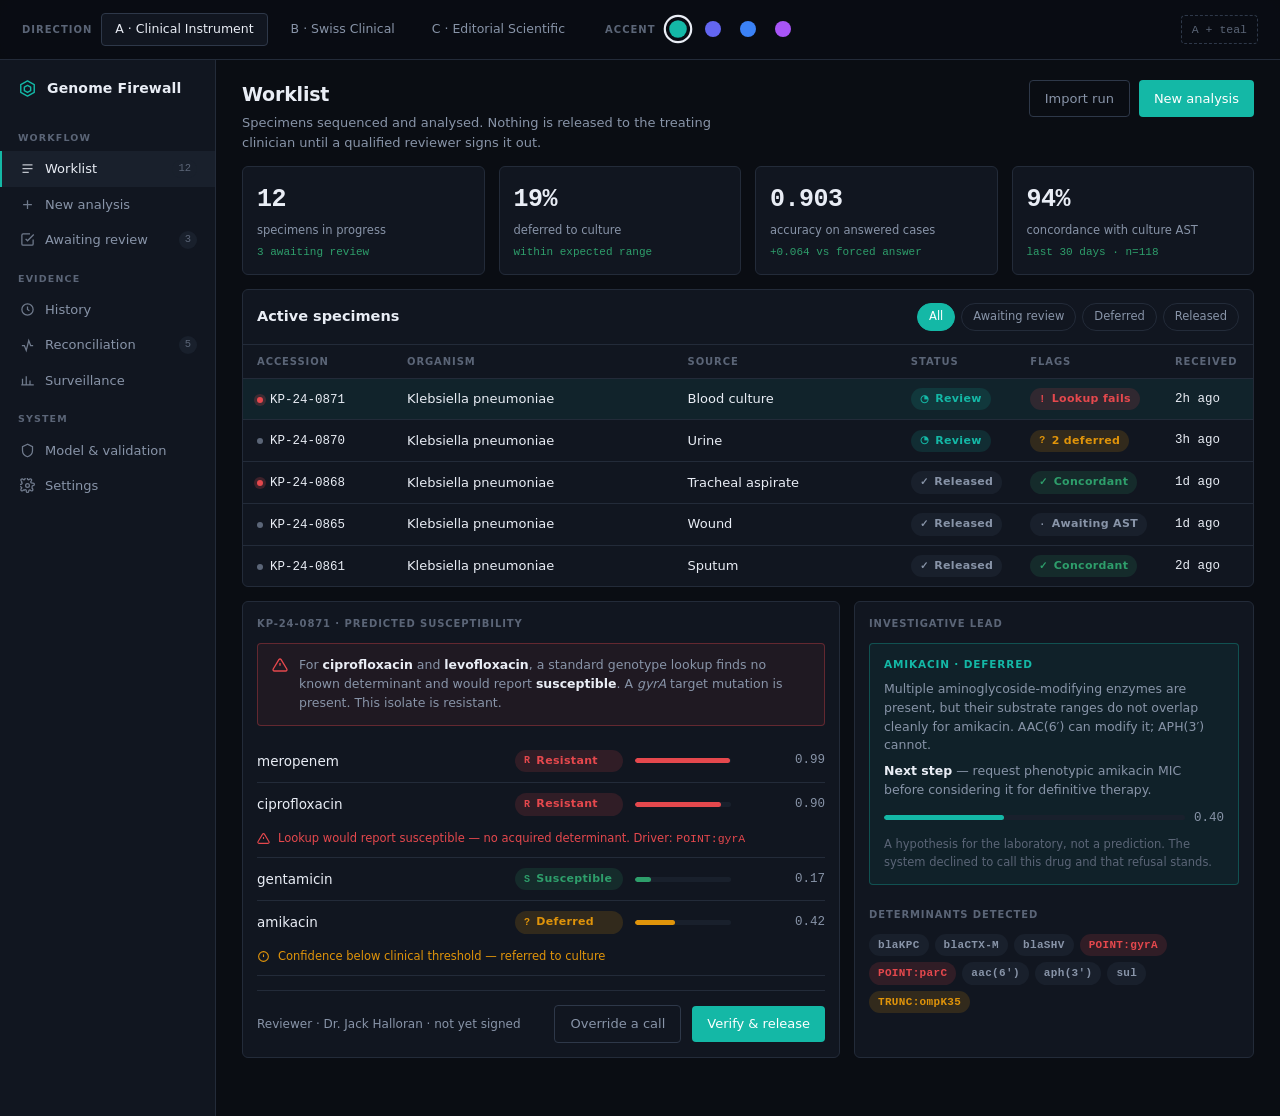
<file: design/index.html>
<!doctype html>
<html lang="en" data-design="instrument" data-scheme="teal">
<head>
<meta charset="utf-8">
<meta name="viewport" content="width=device-width, initial-scale=1">
<title>Genome Firewall — design directions</title>
<style>
/* ═══════════════════════════════════════════════════════════════════════════
   SEMANTIC COLOURS — fixed across every direction and scheme.
   Never the only signal: every call also carries a glyph and a word, because
   red/green alone fails ~1 in 12 men and this is patient-safety software.
   ═══════════════════════════════════════════════════════════════════════════ */
:root{
  --resistant:#E5484D; --susceptible:#2E9E6B; --indeterminate:#E0940A;
  --ease:cubic-bezier(.4,0,.2,1);
}

/* ── ACCENT SCHEMES ──────────────────────────────────────────────────────── */
[data-scheme="teal"]   { --accent:#14B8A6; --accent-2:#0D9488; --accent-ink:#042F2E; }
[data-scheme="indigo"] { --accent:#6366F1; --accent-2:#4F46E5; --accent-ink:#1E1B4B; }
[data-scheme="blue"]   { --accent:#3B82F6; --accent-2:#2563EB; --accent-ink:#172554; }
[data-scheme="violet"] { --accent:#A855F7; --accent-2:#9333EA; --accent-ink:#2E1065; }

/* ═══════════ DIRECTION A — CLINICAL INSTRUMENT ═══════════════════════════ */
[data-design="instrument"]{
  --bg:#0A0D13; --surface:#111620; --surface-2:#19202C; --raised:#19202C;
  --border:#232B39; --border-strong:#2E3849;
  --text:#E9EDF5; --muted:#8894A8; --faint:#5B6577;
  --font:Inter,-apple-system,BlinkMacSystemFont,system-ui,sans-serif;
  --font-data:ui-monospace,"JetBrains Mono",SFMono-Regular,Menlo,monospace;
  --font-display:Inter,system-ui,sans-serif;
  --r:4px; --r-lg:6px;
  --row-y:9px; --pad:20px; --gap:14px;
  --shadow:none;
  --border-w:1px;
  --display-size:19px; --display-weight:600; --display-spacing:-.01em;
  --label-transform:uppercase; --label-spacing:.09em; --label-size:10px;
  --body:13.5px; --line:1.5;
}
/* ═══════════ DIRECTION B — SWISS CLINICAL ════════════════════════════════ */
[data-design="swiss"]{
  --bg:#F7F9FC; --surface:#FFFFFF; --surface-2:#F1F5F9; --raised:#FFFFFF;
  --border:#E3E9F0; --border-strong:#CFD8E3;
  --text:#0F172A; --muted:#5A6779; --faint:#94A2B4;
  --font:Inter,-apple-system,BlinkMacSystemFont,system-ui,sans-serif;
  --font-data:ui-monospace,"JetBrains Mono",SFMono-Regular,Menlo,monospace;
  --font-display:Inter,system-ui,sans-serif;
  --r:10px; --r-lg:14px;
  --row-y:15px; --pad:28px; --gap:20px;
  --shadow:0 1px 2px rgba(15,23,42,.05),0 8px 24px -12px rgba(15,23,42,.12);
  --border-w:1px;
  --display-size:24px; --display-weight:600; --display-spacing:-.022em;
  --label-transform:none; --label-spacing:.01em; --label-size:11.5px;
  --body:14px; --line:1.6;
}
/* ═══════════ DIRECTION C — EDITORIAL SCIENTIFIC ══════════════════════════ */
[data-design="editorial"]{
  --bg:#FAF8F4; --surface:#FFFDFA; --surface-2:#F2EEE7; --raised:#FFFDFA;
  --border:#E4DED3; --border-strong:#CFC6B7;
  --text:#1C1917; --muted:#6B6259; --faint:#9C9287;
  --font:"Iowan Old Style","Palatino Linotype",Palatino,Georgia,serif;
  --font-data:ui-monospace,"JetBrains Mono",SFMono-Regular,Menlo,monospace;
  --font-display:"Iowan Old Style",Palatino,Georgia,serif;
  --r:2px; --r-lg:3px;
  --row-y:14px; --pad:30px; --gap:22px;
  --shadow:none;
  --border-w:1px;
  --display-size:27px; --display-weight:600; --display-spacing:-.01em;
  --label-transform:uppercase; --label-spacing:.14em; --label-size:10px;
  --body:14.5px; --line:1.68;
}

*{box-sizing:border-box;margin:0;padding:0}
html,body{height:100%}
body{
  background:var(--bg); color:var(--text);
  font-family:var(--font); font-size:var(--body); line-height:var(--line);
  -webkit-font-smoothing:antialiased;
  transition:background .45s var(--ease), color .45s var(--ease);
}
button{font:inherit;color:inherit;background:none;border:none;cursor:pointer}
.mono{font-family:var(--font-data);font-variant-numeric:tabular-nums}
:focus-visible{outline:2px solid var(--accent);outline-offset:2px}

/* ── chooser bar ─────────────────────────────────────────────────────────── */
.chooser{
  position:sticky;top:0;z-index:50;
  display:flex;align-items:center;gap:26px;flex-wrap:wrap;
  padding:13px 22px;
  background:color-mix(in srgb,var(--bg) 86%,transparent);
  backdrop-filter:saturate(180%) blur(14px);
  border-bottom:1px solid var(--border);
}
.chooser .grp{display:flex;align-items:center;gap:9px}
.chooser .cap{
  font-size:10px;letter-spacing:.1em;text-transform:uppercase;
  color:var(--faint);font-family:var(--font);font-weight:600;
}
.pick{
  padding:6px 13px;border-radius:var(--r);font-size:12.5px;font-weight:500;
  color:var(--muted);border:1px solid transparent;
  transition:all .2s var(--ease);
}
.pick:hover{color:var(--text);background:var(--surface-2)}
.pick[aria-pressed="true"]{
  color:var(--text);background:var(--surface);border-color:var(--border-strong);
  box-shadow:var(--shadow);
}
.sw{
  width:26px;height:26px;border-radius:50%;border:2px solid transparent;
  transition:transform .22s var(--ease),border-color .22s var(--ease);
  position:relative;
}
.sw:hover{transform:scale(1.13)}
.sw[aria-pressed="true"]{border-color:var(--text);transform:scale(1.1)}
.sw i{position:absolute;inset:3px;border-radius:50%}
.spacer{flex:1}
.combo{
  font-family:var(--font-data);font-size:11.5px;color:var(--faint);
  padding:5px 10px;border:1px dashed var(--border-strong);border-radius:var(--r);
}

/* ── app shell ───────────────────────────────────────────────────────────── */
.shell{display:flex;min-height:calc(100vh - 54px)}
.rail{
  width:216px;flex:none;border-right:var(--border-w) solid var(--border);
  background:var(--surface);padding:var(--gap) 0;
  transition:background .45s var(--ease),border-color .45s var(--ease);
}
.brand{display:flex;align-items:center;gap:10px;padding:4px 18px 18px}
.brand svg{width:19px;height:19px;color:var(--accent)}
.brand span{
  font-family:var(--font-display);font-weight:600;font-size:14px;letter-spacing:.01em;
}
.navsec{
  padding:14px 18px 6px;font-size:9.5px;letter-spacing:.12em;text-transform:uppercase;
  color:var(--faint);font-weight:600;font-family:var(--font);
}
.nav{
  display:flex;align-items:center;gap:10px;width:100%;text-align:left;
  padding:8px 18px;color:var(--muted);font-size:13px;
  border-left:2px solid transparent;transition:all .18s var(--ease);
}
.nav:hover{color:var(--text);background:var(--surface-2)}
.nav[aria-current="true"]{
  color:var(--text);background:var(--surface-2);border-left-color:var(--accent);font-weight:500;
}
.nav svg{width:15px;height:15px;flex:none;opacity:.8}
.nav .count{
  margin-left:auto;font-family:var(--font-data);font-size:10.5px;
  padding:1px 6px;border-radius:20px;background:var(--surface-2);color:var(--faint);
}
[data-design="swiss"] .nav{margin:0 10px;border-left:none;border-radius:var(--r);padding-left:12px}
[data-design="swiss"] .nav[aria-current="true"]{background:var(--accent);color:#fff}
[data-design="swiss"] .nav[aria-current="true"] .count{background:rgba(255,255,255,.22);color:#fff}

main{flex:1;padding:var(--pad) calc(var(--pad) + 6px) 60px;min-width:0}
.head{display:flex;align-items:flex-start;gap:20px;margin-bottom:var(--gap)}
h1{
  font-family:var(--font-display);font-size:var(--display-size);
  font-weight:var(--display-weight);letter-spacing:var(--display-spacing);
}
.sub{color:var(--muted);font-size:13px;margin-top:5px;max-width:62ch}
[data-design="editorial"] h1{font-style:normal}
[data-design="editorial"] .head{border-bottom:2px solid var(--text);padding-bottom:14px}

.btn{
  padding:8px 15px;border-radius:var(--r);font-size:13px;font-weight:500;
  background:var(--accent);color:#fff;transition:all .2s var(--ease);
  box-shadow:var(--shadow);
}
.btn:hover{background:var(--accent-2);transform:translateY(-1px)}
.btn.ghost{background:transparent;color:var(--muted);border:1px solid var(--border-strong)}
.btn.ghost:hover{color:var(--text);background:var(--surface-2);transform:none}

/* ── stat strip ──────────────────────────────────────────────────────────── */
.stats{display:grid;grid-template-columns:repeat(4,1fr);gap:var(--gap);margin-bottom:var(--gap)}
.stat{
  padding:var(--gap);border:var(--border-w) solid var(--border);border-radius:var(--r-lg);
  background:var(--surface);box-shadow:var(--shadow);
  transition:all .45s var(--ease);
}
.stat .k{font-family:var(--font-data);font-size:25px;font-weight:600;letter-spacing:-.02em}
.stat .t{font-size:11.5px;color:var(--muted);margin-top:3px;line-height:1.4}
.stat .trend{font-size:11px;color:var(--susceptible);margin-top:6px;font-family:var(--font-data)}
[data-design="editorial"] .stat{border-width:0;border-top:2px solid var(--text);border-radius:0}

/* ── worklist table ──────────────────────────────────────────────────────── */
.card{
  border:var(--border-w) solid var(--border);border-radius:var(--r-lg);
  background:var(--surface);box-shadow:var(--shadow);overflow:hidden;
  transition:all .45s var(--ease);
}
[data-design="editorial"] .card{border-left:0;border-right:0;border-radius:0}
.card-head{
  display:flex;align-items:center;gap:14px;padding:13px var(--gap);
  border-bottom:var(--border-w) solid var(--border);
}
.card-head h2{font-family:var(--font-display);font-size:14.5px;font-weight:600}
.filters{display:flex;gap:6px;margin-left:auto}
.fchip{
  padding:4px 11px;border-radius:20px;font-size:11.5px;color:var(--muted);
  border:1px solid var(--border);transition:all .2s var(--ease);
}
.fchip[aria-pressed="true"]{background:var(--accent);color:#fff;border-color:var(--accent)}
.fchip:hover{border-color:var(--border-strong)}

table{width:100%;border-collapse:collapse}
th{
  text-align:left;padding:9px var(--gap);
  font-size:var(--label-size);letter-spacing:var(--label-spacing);
  text-transform:var(--label-transform);
  color:var(--faint);font-weight:600;font-family:var(--font);
  border-bottom:var(--border-w) solid var(--border);
  background:var(--surface);
}
td{padding:var(--row-y) var(--gap);border-bottom:var(--border-w) solid var(--border);font-size:13px}
tbody tr{transition:background .16s var(--ease);cursor:pointer}
tbody tr:hover{background:var(--surface-2)}
tbody tr[aria-selected="true"]{background:color-mix(in srgb,var(--accent) 8%,transparent)}
tbody tr:last-child td{border-bottom:0}
.acc{font-family:var(--font-data);font-size:12.5px}
.org{font-style:italic}
[data-design="instrument"] .org{font-style:normal}

/* status + call chips: colour + glyph + word, never colour alone */
.chip{
  display:inline-flex;align-items:center;gap:6px;
  font-size:11px;font-weight:600;letter-spacing:.03em;
  padding:3px 9px;border-radius:20px;white-space:nowrap;
}
.chip .g{font-family:var(--font-data);font-size:10px;font-weight:700}
.chip.r{background:color-mix(in srgb,var(--resistant) 15%,transparent);color:var(--resistant)}
.chip.s{background:color-mix(in srgb,var(--susceptible) 15%,transparent);color:var(--susceptible)}
.chip.i{background:color-mix(in srgb,var(--indeterminate) 16%,transparent);color:var(--indeterminate)}
.chip.n{background:var(--surface-2);color:var(--muted)}
.chip.a{background:color-mix(in srgb,var(--accent) 14%,transparent);color:var(--accent-2)}
[data-design="instrument"] .chip.a{color:var(--accent)}
.pri{width:6px;height:6px;border-radius:50%;display:inline-block;margin-right:7px}
.pri.urgent{background:var(--resistant);box-shadow:0 0 0 3px color-mix(in srgb,var(--resistant) 22%,transparent)}
.pri.routine{background:var(--faint)}

/* ── result panel ────────────────────────────────────────────────────────── */
.split{display:grid;grid-template-columns:1fr 400px;gap:var(--gap);margin-top:var(--gap)}
@media(max-width:1180px){.split{grid-template-columns:1fr}}
.panel{
  border:var(--border-w) solid var(--border);border-radius:var(--r-lg);
  background:var(--surface);box-shadow:var(--shadow);padding:var(--gap);
  transition:all .45s var(--ease);
}
[data-design="editorial"] .panel{border-left:0;border-right:0;border-radius:0}
.panel h3{
  font-size:var(--label-size);letter-spacing:var(--label-spacing);
  text-transform:var(--label-transform);color:var(--faint);
  font-weight:600;margin-bottom:12px;font-family:var(--font);
}
.drug{
  display:grid;grid-template-columns:1fr 108px 96px 82px;align-items:center;gap:12px;
  padding:10px 0;border-bottom:1px solid var(--border);
}
.drug:last-child{border-bottom:0}
.drug .nm{font-size:13.5px;font-weight:500}
.meter{height:5px;border-radius:3px;background:var(--surface-2);overflow:hidden}
.meter i{display:block;height:100%;border-radius:3px;transition:width .9s var(--ease)}
.pv{font-family:var(--font-data);font-size:12.5px;color:var(--muted);text-align:right}
.look{font-family:var(--font-data);font-size:11px;color:var(--faint);text-align:right}
.look.bad{color:var(--resistant);font-weight:700}
.alertline{
  grid-column:1/-1;display:flex;gap:8px;align-items:flex-start;
  font-size:11.5px;color:var(--resistant);margin-top:2px;
}
.alertline svg{width:13px;height:13px;flex:none;margin-top:2px}

.banner{
  display:flex;gap:11px;align-items:flex-start;padding:12px 14px;border-radius:var(--r);
  border:1px solid color-mix(in srgb,var(--resistant) 34%,transparent);
  background:color-mix(in srgb,var(--resistant) 7%,transparent);
  margin-bottom:var(--gap);font-size:12.5px;color:var(--muted);
}
.banner svg{width:16px;height:16px;color:var(--resistant);flex:none;margin-top:1px}
.banner b{color:var(--text)}

.lead{
  padding:13px 14px;border-radius:var(--r);
  border:1px solid color-mix(in srgb,var(--accent) 32%,transparent);
  background:color-mix(in srgb,var(--accent) 7%,transparent);
}
.lead h4{font-size:10.5px;letter-spacing:.08em;text-transform:uppercase;color:var(--accent-2);margin-bottom:7px}
[data-design="instrument"] .lead h4{color:var(--accent)}
.lead p{font-size:12.5px;color:var(--muted);margin-bottom:7px}
.lead .cf{display:flex;align-items:center;gap:9px;margin-top:9px}

.signout{
  display:flex;align-items:center;gap:11px;margin-top:var(--gap);padding-top:var(--gap);
  border-top:1px solid var(--border);
}
.signout .who{font-size:12px;color:var(--muted);margin-right:auto}

/* fade-in when direction changes */
@keyframes rise{from{opacity:0;transform:translateY(7px)}to{opacity:1;transform:none}}
.anim>*{animation:rise .5s var(--ease) backwards}
.anim>*:nth-child(2){animation-delay:.05s}
.anim>*:nth-child(3){animation-delay:.1s}
.anim>*:nth-child(4){animation-delay:.15s}
@media (prefers-reduced-motion:reduce){*{transition:none!important;animation:none!important}}
</style>
</head>
<body>

<div class="chooser">
  <div class="grp">
    <span class="cap">Direction</span>
    <button class="pick" data-d="instrument" aria-pressed="true">A · Clinical Instrument</button>
    <button class="pick" data-d="swiss" aria-pressed="false">B · Swiss Clinical</button>
    <button class="pick" data-d="editorial" aria-pressed="false">C · Editorial Scientific</button>
  </div>
  <div class="grp">
    <span class="cap">Accent</span>
    <button class="sw" data-s="teal" aria-pressed="true" title="Teal"><i style="background:#14B8A6"></i></button>
    <button class="sw" data-s="indigo" aria-pressed="false" title="Indigo"><i style="background:#6366F1"></i></button>
    <button class="sw" data-s="blue" aria-pressed="false" title="Clinical Blue"><i style="background:#3B82F6"></i></button>
    <button class="sw" data-s="violet" aria-pressed="false" title="Violet"><i style="background:#A855F7"></i></button>
  </div>
  <div class="spacer"></div>
  <div class="combo" id="combo">A + teal</div>
</div>

<div class="shell">
  <aside class="rail">
    <div class="brand">
      <svg viewBox="0 0 24 24" fill="none" stroke="currentColor" stroke-width="1.8" stroke-linejoin="round">
        <path d="M12 2.5 20.5 7v10L12 21.5 3.5 17V7z"/><path d="M12 8.2 16 10.4v4.4L12 17l-4-2.2v-4.4z"/>
      </svg><span>Genome Firewall</span>
    </div>
    <div class="navsec">Workflow</div>
    <button class="nav" aria-current="true">
      <svg viewBox="0 0 24 24" fill="none" stroke="currentColor" stroke-width="2"><path d="M4 6h16M4 12h16M4 18h10"/></svg>
      Worklist <span class="count">12</span></button>
    <button class="nav">
      <svg viewBox="0 0 24 24" fill="none" stroke="currentColor" stroke-width="2"><path d="M12 5v14M5 12h14"/></svg>
      New analysis</button>
    <button class="nav">
      <svg viewBox="0 0 24 24" fill="none" stroke="currentColor" stroke-width="2"><path d="M9 11l3 3L22 4M21 12v7a2 2 0 0 1-2 2H5a2 2 0 0 1-2-2V5a2 2 0 0 1 2-2h11"/></svg>
      Awaiting review <span class="count">3</span></button>
    <div class="navsec">Evidence</div>
    <button class="nav">
      <svg viewBox="0 0 24 24" fill="none" stroke="currentColor" stroke-width="2"><circle cx="12" cy="12" r="9"/><path d="M12 7v5l3 2"/></svg>
      History</button>
    <button class="nav">
      <svg viewBox="0 0 24 24" fill="none" stroke="currentColor" stroke-width="2"><path d="M3 12h4l3 8 4-16 3 8h4"/></svg>
      Reconciliation <span class="count">5</span></button>
    <button class="nav">
      <svg viewBox="0 0 24 24" fill="none" stroke="currentColor" stroke-width="2"><path d="M4 19V9M10 19V5M16 19v-7M22 19H2"/></svg>
      Surveillance</button>
    <div class="navsec">System</div>
    <button class="nav">
      <svg viewBox="0 0 24 24" fill="none" stroke="currentColor" stroke-width="2"><path d="M12 2 4 6v6c0 5 3.4 8.6 8 10 4.6-1.4 8-5 8-10V6z"/></svg>
      Model &amp; validation</button>
    <button class="nav">
      <svg viewBox="0 0 24 24" fill="none" stroke="currentColor" stroke-width="2"><circle cx="12" cy="12" r="3"/><path d="M19.4 15a1.7 1.7 0 0 0 .3 1.9l.1.1a2 2 0 1 1-2.8 2.8l-.1-.1a1.7 1.7 0 0 0-2.9 1.2V21a2 2 0 1 1-4 0v-.1A1.7 1.7 0 0 0 7 19.4a1.7 1.7 0 0 0-1.9.3l-.1.1a2 2 0 1 1-2.8-2.8l.1-.1a1.7 1.7 0 0 0-1.2-2.9H1a2 2 0 1 1 0-4h.1A1.7 1.7 0 0 0 2.6 7a1.7 1.7 0 0 0-.3-1.9l-.1-.1a2 2 0 1 1 2.8-2.8l.1.1a1.7 1.7 0 0 0 1.9.3H7a1.7 1.7 0 0 0 1-1.5V1a2 2 0 1 1 4 0v.1a1.7 1.7 0 0 0 1 1.5 1.7 1.7 0 0 0 1.9-.3l.1-.1a2 2 0 1 1 2.8 2.8l-.1.1a1.7 1.7 0 0 0-.3 1.9V7a1.7 1.7 0 0 0 1.5 1H21a2 2 0 1 1 0 4h-.1a1.7 1.7 0 0 0-1.5 1z"/></svg>
      Settings</button>
  </aside>

  <main class="anim">
    <div class="head">
      <div>
        <h1>Worklist</h1>
        <div class="sub">Specimens sequenced and analysed. Nothing is released to the treating
          clinician until a qualified reviewer signs it out.</div>
      </div>
      <div style="margin-left:auto;display:flex;gap:9px">
        <button class="btn ghost">Import run</button>
        <button class="btn">New analysis</button>
      </div>
    </div>

    <div class="stats">
      <div class="stat"><div class="k">12</div><div class="t">specimens in progress</div>
        <div class="trend">3 awaiting review</div></div>
      <div class="stat"><div class="k">19%</div><div class="t">deferred to culture</div>
        <div class="trend">within expected range</div></div>
      <div class="stat"><div class="k">0.903</div><div class="t">accuracy on answered cases</div>
        <div class="trend">+0.064 vs forced answer</div></div>
      <div class="stat"><div class="k">94%</div><div class="t">concordance with culture AST</div>
        <div class="trend">last 30 days · n=118</div></div>
    </div>

    <div class="card">
      <div class="card-head">
        <h2>Active specimens</h2>
        <div class="filters">
          <button class="fchip" aria-pressed="true">All</button>
          <button class="fchip">Awaiting review</button>
          <button class="fchip">Deferred</button>
          <button class="fchip">Released</button>
        </div>
      </div>
      <table>
        <thead><tr>
          <th style="width:150px">Accession</th><th>Organism</th><th>Source</th>
          <th style="width:118px">Status</th><th style="width:132px">Flags</th>
          <th style="width:92px">Received</th>
        </tr></thead>
        <tbody>
          <tr aria-selected="true">
            <td><span class="pri urgent"></span><span class="acc">KP-24-0871</span></td>
            <td class="org">Klebsiella pneumoniae</td><td>Blood culture</td>
            <td><span class="chip a"><span class="g">◔</span>Review</span></td>
            <td><span class="chip r"><span class="g">!</span>Lookup fails</span></td>
            <td class="acc">2h ago</td>
          </tr>
          <tr>
            <td><span class="pri routine"></span><span class="acc">KP-24-0870</span></td>
            <td class="org">Klebsiella pneumoniae</td><td>Urine</td>
            <td><span class="chip a"><span class="g">◔</span>Review</span></td>
            <td><span class="chip i"><span class="g">?</span>2 deferred</span></td>
            <td class="acc">3h ago</td>
          </tr>
          <tr>
            <td><span class="pri urgent"></span><span class="acc">KP-24-0868</span></td>
            <td class="org">Klebsiella pneumoniae</td><td>Tracheal aspirate</td>
            <td><span class="chip n"><span class="g">✓</span>Released</span></td>
            <td><span class="chip s"><span class="g">✓</span>Concordant</span></td>
            <td class="acc">1d ago</td>
          </tr>
          <tr>
            <td><span class="pri routine"></span><span class="acc">KP-24-0865</span></td>
            <td class="org">Klebsiella pneumoniae</td><td>Wound</td>
            <td><span class="chip n"><span class="g">✓</span>Released</span></td>
            <td><span class="chip n"><span class="g">·</span>Awaiting AST</span></td>
            <td class="acc">1d ago</td>
          </tr>
          <tr>
            <td><span class="pri routine"></span><span class="acc">KP-24-0861</span></td>
            <td class="org">Klebsiella pneumoniae</td><td>Sputum</td>
            <td><span class="chip n"><span class="g">✓</span>Released</span></td>
            <td><span class="chip s"><span class="g">✓</span>Concordant</span></td>
            <td class="acc">2d ago</td>
          </tr>
        </tbody>
      </table>
    </div>

    <div class="split">
      <div class="panel">
        <h3>KP-24-0871 · predicted susceptibility</h3>
        <div class="banner">
          <svg viewBox="0 0 24 24" fill="none" stroke="currentColor" stroke-width="2">
            <path d="M12 9v4M12 17h.01M10.3 3.9 1.8 18a2 2 0 0 0 1.7 3h17a2 2 0 0 0 1.7-3L13.7 3.9a2 2 0 0 0-3.4 0z"/></svg>
          <span>For <b>ciprofloxacin</b> and <b>levofloxacin</b>, a standard genotype lookup finds no
            known determinant and would report <b>susceptible</b>. A <i>gyrA</i> target mutation is
            present. This isolate is resistant.</span>
        </div>
        <div class="drug">
          <div class="nm">meropenem</div>
          <span class="chip r"><span class="g">R</span>Resistant</span>
          <div class="meter"><i style="width:99%;background:var(--resistant)"></i></div>
          <div class="pv">0.99</div>
        </div>
        <div class="drug">
          <div class="nm">ciprofloxacin</div>
          <span class="chip r"><span class="g">R</span>Resistant</span>
          <div class="meter"><i style="width:90%;background:var(--resistant)"></i></div>
          <div class="pv">0.90</div>
          <div class="alertline">
            <svg viewBox="0 0 24 24" fill="none" stroke="currentColor" stroke-width="2">
              <path d="M12 9v4M12 17h.01M10.3 3.9 1.8 18a2 2 0 0 0 1.7 3h17a2 2 0 0 0 1.7-3L13.7 3.9a2 2 0 0 0-3.4 0z"/></svg>
            <span>Lookup would report susceptible — no acquired determinant. Driver:
              <span class="mono">POINT:gyrA</span></span>
          </div>
        </div>
        <div class="drug">
          <div class="nm">gentamicin</div>
          <span class="chip s"><span class="g">S</span>Susceptible</span>
          <div class="meter"><i style="width:17%;background:var(--susceptible)"></i></div>
          <div class="pv">0.17</div>
        </div>
        <div class="drug">
          <div class="nm">amikacin</div>
          <span class="chip i"><span class="g">?</span>Deferred</span>
          <div class="meter"><i style="width:42%;background:var(--indeterminate)"></i></div>
          <div class="pv">0.42</div>
          <div class="alertline" style="color:var(--indeterminate)">
            <svg viewBox="0 0 24 24" fill="none" stroke="currentColor" stroke-width="2">
              <circle cx="12" cy="12" r="9"/><path d="M12 8v5"/></svg>
            <span>Confidence below clinical threshold — referred to culture</span>
          </div>
        </div>
        <div class="signout">
          <span class="who">Reviewer · Dr. Jack Halloran · not yet signed</span>
          <button class="btn ghost">Override a call</button>
          <button class="btn">Verify &amp; release</button>
        </div>
      </div>

      <div class="panel">
        <h3>Investigative lead</h3>
        <div class="lead">
          <h4>Amikacin · deferred</h4>
          <p>Multiple aminoglycoside-modifying enzymes are present, but their substrate ranges do
            not overlap cleanly for amikacin. AAC(6′) can modify it; APH(3′) cannot.</p>
          <p><b style="color:var(--text)">Next step</b> — request phenotypic amikacin MIC before
            considering it for definitive therapy.</p>
          <div class="cf">
            <div class="meter" style="flex:1"><i style="width:40%;background:var(--accent)"></i></div>
            <span class="pv">0.40</span>
          </div>
          <p style="font-size:11.5px;color:var(--faint);margin-top:9px;margin-bottom:0">
            A hypothesis for the laboratory, not a prediction. The system declined to call this
            drug and that refusal stands.</p>
        </div>
        <h3 style="margin-top:22px">Determinants detected</h3>
        <div style="display:flex;flex-wrap:wrap;gap:6px">
          <span class="chip n mono">blaKPC</span><span class="chip n mono">blaCTX-M</span>
          <span class="chip n mono">blaSHV</span><span class="chip r mono">POINT:gyrA</span>
          <span class="chip r mono">POINT:parC</span><span class="chip n mono">aac(6′)</span>
          <span class="chip n mono">aph(3′)</span><span class="chip n mono">sul</span>
          <span class="chip i mono">TRUNC:ompK35</span>
        </div>
      </div>
    </div>
  </main>
</div>

<script>
const root=document.documentElement, combo=document.getElementById('combo');
const NAMES={instrument:'A',swiss:'B',editorial:'C'};
function apply(){
  combo.textContent=NAMES[root.dataset.design]+' + '+root.dataset.scheme;
  location.hash=root.dataset.design+'-'+root.dataset.scheme;
  const m=document.querySelector('main');
  m.classList.remove('anim');void m.offsetWidth;m.classList.add('anim');
}
document.querySelectorAll('.pick').forEach(b=>b.onclick=()=>{
  root.dataset.design=b.dataset.d;
  document.querySelectorAll('.pick').forEach(x=>x.setAttribute('aria-pressed',x===b));
  apply();
});
document.querySelectorAll('.sw').forEach(b=>b.onclick=()=>{
  root.dataset.scheme=b.dataset.s;
  document.querySelectorAll('.sw').forEach(x=>x.setAttribute('aria-pressed',x===b));
  apply();
});
document.querySelectorAll('.fchip').forEach(b=>b.onclick=()=>{
  document.querySelectorAll('.fchip').forEach(x=>x.setAttribute('aria-pressed',x===b));
});
document.querySelectorAll('tbody tr').forEach(r=>r.onclick=()=>{
  document.querySelectorAll('tbody tr').forEach(x=>x.setAttribute('aria-selected',x===r));
});
if(location.hash){
  const [d,s]=location.hash.slice(1).split('-');
  if(d&&NAMES[d]){root.dataset.design=d;
    document.querySelectorAll('.pick').forEach(x=>x.setAttribute('aria-pressed',x.dataset.d===d));}
  if(s){root.dataset.scheme=s;
    document.querySelectorAll('.sw').forEach(x=>x.setAttribute('aria-pressed',x.dataset.s===s));}
}
apply();
addEventListener('hashchange',()=>{
  const [d,s]=location.hash.slice(1).split('-');
  if(d&&NAMES[d]){root.dataset.design=d;
    document.querySelectorAll('.pick').forEach(x=>x.setAttribute('aria-pressed',x.dataset.d===d));}
  if(s){root.dataset.scheme=s;
    document.querySelectorAll('.sw').forEach(x=>x.setAttribute('aria-pressed',x.dataset.s===s));}
  apply();
});
</script>
</body>
</html>
</file>
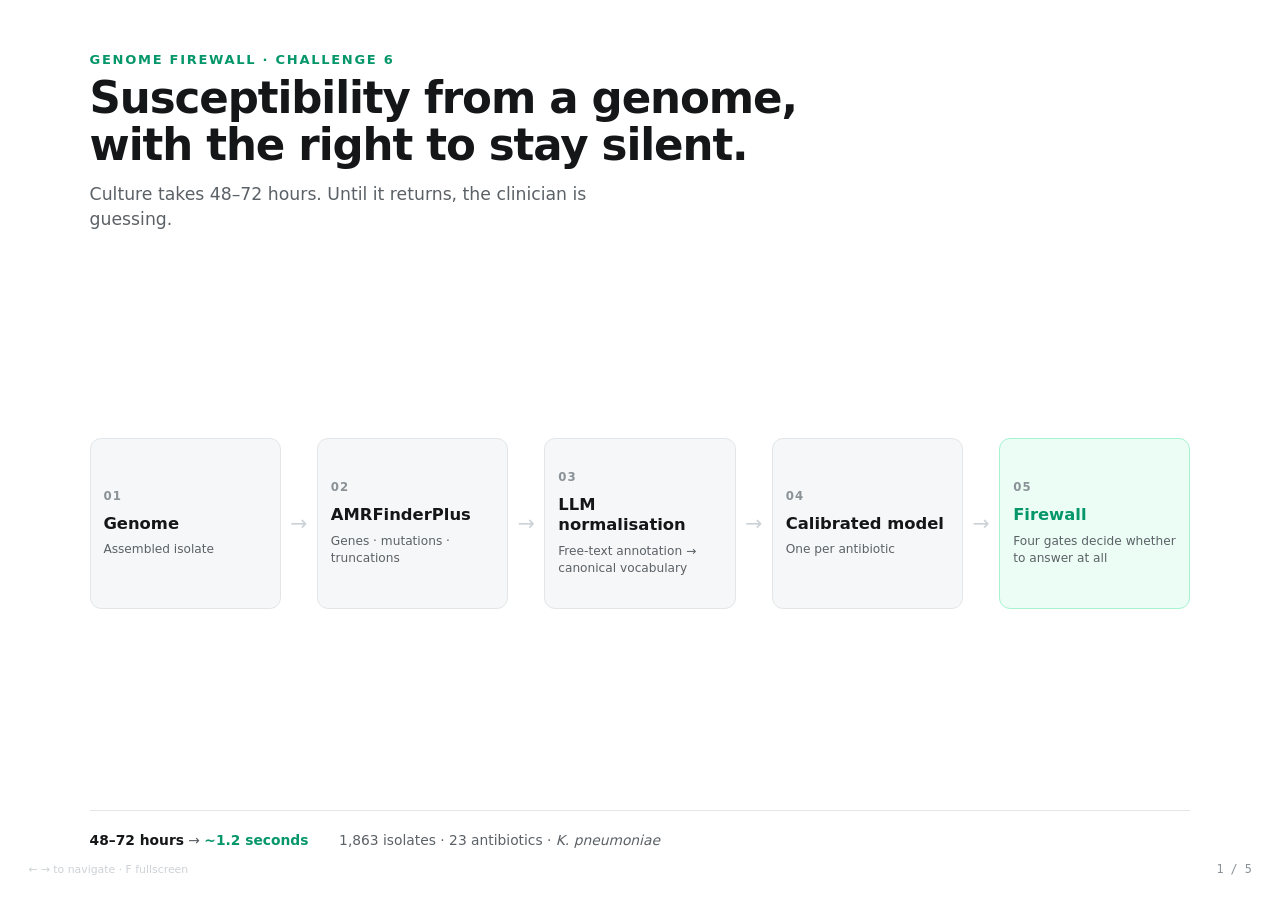
<file: slides/tech-deck.html>
<!doctype html>
<html lang="en">
<head>
<meta charset="utf-8">
<title>Genome Firewall — Tech Deck</title>
<style>
/* Five slides for the 60-second tech video. Arrow keys advance, F toggles fullscreen.
   Typography does the work: at 1080p a judge reads a number in under a second, which is the
   entire reason this video is slide-driven rather than narrated over a screencast. */
:root{
  --ink:#141618; --muted:#5b6166; --faint:#8b9297;
  --line:#e3e6e8; --line-strong:#cdd2d6; --surface:#fff; --surface-2:#f5f7f8;
  --accent:#059669; --accent-soft:#ecfdf5; --accent-line:#a7f3d0;
  --red:#b91c1c; --red-soft:#fef2f2; --red-line:#fecaca;
  --amber:#b45309; --amber-soft:#fffbeb;
}
*{box-sizing:border-box;margin:0;padding:0}
html,body{height:100%}
body{
  background:var(--surface); color:var(--ink); overflow:hidden;
  font:400 16px/1.5 "Helvetica Neue",Inter,-apple-system,system-ui,sans-serif;
  -webkit-font-smoothing:antialiased;
}
.deck{position:relative;width:100vw;height:100vh}
.slide{
  position:absolute;inset:0;display:none;
  padding:5.5vh 7vw;
  flex-direction:column;
}
.slide.on{display:flex;animation:in .32s cubic-bezier(.2,.7,.3,1)}
@keyframes in{from{opacity:0;transform:translateY(9px)}to{opacity:1;transform:none}}

.eyebrow{font-size:1.02vw;font-weight:700;letter-spacing:.13em;text-transform:uppercase;color:var(--accent)}
h1{font-size:3.4vw;font-weight:600;letter-spacing:-.025em;line-height:1.08;margin-top:.7vh}
.sub{font-size:1.35vw;color:var(--muted);margin-top:1.4vh;max-width:52ch;line-height:1.45}
.body{flex:1;display:flex;align-items:center;margin-top:3vh}

/* ── pipeline ─────────────────────────────────────────────── */
.pipe{display:flex;align-items:stretch;gap:.75vw;width:100%}
.node{
  flex:1;background:var(--surface-2);border:1px solid var(--line);border-radius:11px;
  padding:2.2vh 1vw;display:flex;flex-direction:column;justify-content:center;min-height:19vh;
}
.node.hi{background:var(--accent-soft);border-color:var(--accent-line)}
.node .n{font-size:.92vw;font-weight:700;color:var(--faint);letter-spacing:.09em}
.node .t{font-size:1.28vw;font-weight:600;margin-top:.9vh;line-height:1.25}
.node .d{font-size:.95vw;color:var(--muted);margin-top:.8vh;line-height:1.4}
.node.hi .t{color:var(--accent)}
.arrow{display:flex;align-items:center;color:var(--line-strong);font-size:1.6vw;flex:0 0 auto}

/* ── generic panels ───────────────────────────────────────── */
.cols{display:flex;gap:2.4vw;width:100%;align-items:stretch}
.panel{flex:1;border:1px solid var(--line);border-radius:12px;padding:3vh 2vw;background:var(--surface-2)}
.panel.accent{background:var(--accent-soft);border-color:var(--accent-line)}
.panel.danger{background:var(--red-soft);border-color:var(--red-line)}
.panel h3{font-size:1.05vw;font-weight:700;letter-spacing:.1em;text-transform:uppercase;color:var(--faint)}
.panel.danger h3{color:var(--red)}
.panel.accent h3{color:var(--accent)}

.tok{font-family:ui-monospace,SFMono-Regular,Menlo,monospace;font-size:1.42vw;font-weight:600}
.tokrow{display:flex;align-items:baseline;gap:1vw;padding:1.5vh 0;border-bottom:1px solid var(--line)}
.tokrow:last-child{border-bottom:0}
.tokrow .lab{font-size:1.02vw;color:var(--muted);margin-left:auto;text-align:right}

/* big number comparisons */
.cmp{display:flex;align-items:center;gap:1.6vw;margin-top:2.4vh}
.num{font-family:ui-monospace,SFMono-Regular,Menlo,monospace;font-size:3.5vw;font-weight:600;line-height:1}
.num.bad{color:var(--red)} .num.good{color:var(--accent)} .num.mute{color:var(--faint)}
.numlab{font-size:.95vw;color:var(--muted);margin-top:.9vh;line-height:1.35}
.vs{font-size:1.1vw;color:var(--faint);font-weight:600}
.verdict{
  margin-top:2.6vh;padding:1.4vh 1.2vw;border-radius:9px;background:#fff;
  border:1px solid var(--line);font-size:1.05vw;color:var(--muted);line-height:1.45
}
.verdict b{color:var(--ink)}

/* gates */
.gates{display:grid;grid-template-columns:repeat(4,1fr);gap:1vw;width:100%}
.gate{border:1px solid var(--line);border-radius:11px;padding:2.4vh 1.1vw;background:var(--surface-2)}
.gate.key{background:var(--accent-soft);border-color:var(--accent-line);box-shadow:0 0 0 2px var(--accent-line)}
.gate .g{font-size:.92vw;font-weight:700;color:var(--faint);letter-spacing:.09em}
.gate .gt{font-size:1.35vw;font-weight:600;margin-top:1vh}
.gate.key .gt{color:var(--accent)}
.gate .gd{font-size:.95vw;color:var(--muted);margin-top:1vh;line-height:1.42}

.proof{
  display:flex;align-items:center;gap:2vw;margin-top:3vh;padding:2.6vh 2vw;
  border-radius:12px;background:var(--ink);color:#fff
}
.proof .p1{font-family:ui-monospace,Menlo,monospace;font-size:3vw;font-weight:600;line-height:1}
.proof .pl{font-size:1.05vw;opacity:.72;margin-top:.7vh;line-height:1.4}
.proof .arw{font-size:2vw;opacity:.4}

/* results table */
table{width:100%;border-collapse:collapse}
th{font-size:.95vw;font-weight:700;color:var(--faint);text-align:left;padding:1.2vh .8vw;border-bottom:1.5px solid var(--line-strong);letter-spacing:.04em}
td{font-size:1.18vw;padding:1.25vh .8vw;border-bottom:1px solid var(--line)}
td.n{font-family:ui-monospace,Menlo,monospace;font-weight:600;text-align:right;width:9vw}
td.w{color:var(--muted);font-size:1.02vw}
tr.key td{background:var(--accent-soft)}
tr.key td.n{color:var(--accent)}
tr.dim td{color:var(--faint)}
tr.dim td.n{color:var(--faint)}

.foot{
  display:flex;gap:2.4vw;margin-top:2.6vh;padding-top:2.2vh;border-top:1px solid var(--line);
  font-size:1.08vw;color:var(--muted);line-height:1.4
}
.foot b{color:var(--ink);font-weight:600}
.foot .k{color:var(--accent);font-weight:600}

/* chrome */
.count{position:fixed;right:2.2vw;bottom:2.4vh;font-size:.92vw;color:var(--faint);font-family:ui-monospace,Menlo,monospace}
.hint{position:fixed;left:2.2vw;bottom:2.4vh;font-size:.85vw;color:var(--line-strong)}
</style>
</head>
<body>
<div class="deck">

  <!-- 1 ── architecture ─────────────────────────────────────── -->
  <section class="slide on">
    <div class="eyebrow">Genome Firewall · Challenge 6</div>
    <h1>Susceptibility from a genome,<br>with the right to stay silent.</h1>
    <div class="sub">Culture takes 48–72 hours. Until it returns, the clinician is guessing.</div>
    <div class="body">
      <div class="pipe">
        <div class="node"><div class="n">01</div><div class="t">Genome</div><div class="d">Assembled isolate</div></div>
        <div class="arrow">→</div>
        <div class="node"><div class="n">02</div><div class="t">AMRFinderPlus</div><div class="d">Genes · mutations · truncations</div></div>
        <div class="arrow">→</div>
        <div class="node"><div class="n">03</div><div class="t">LLM normalisation</div><div class="d">Free-text annotation → canonical vocabulary</div></div>
        <div class="arrow">→</div>
        <div class="node"><div class="n">04</div><div class="t">Calibrated model</div><div class="d">One per antibiotic</div></div>
        <div class="arrow">→</div>
        <div class="node hi"><div class="n">05</div><div class="t">Firewall</div><div class="d">Four gates decide whether to answer at all</div></div>
      </div>
    </div>
    <div class="foot"><span><b>48–72 hours</b> → <span class="k">~1.2 seconds</span></span><span>1,863 isolates · 23 antibiotics · <i>K. pneumoniae</i></span></div>
  </section>

  <!-- 2 ── feature space ────────────────────────────────────── -->
  <section class="slide">
    <div class="eyebrow">Representation</div>
    <h1>What the model actually sees</h1>
    <div class="body">
      <div class="cols">
        <div class="panel">
          <h3>Canonical tokens</h3>
          <div class="tokrow"><span class="tok">blakpc</span><span class="lab">acquired gene,<br>collapsed to family</span></div>
          <div class="tokrow"><span class="tok">POINT:gyra</span><span class="lab">target mutation</span></div>
          <div class="tokrow"><span class="tok">TRUNC:ompk35</span><span class="lab">porin loss</span></div>
        </div>
        <div class="panel accent">
          <h3>Model</h3>
          <div style="font-size:1.32vw;line-height:1.75;margin-top:1.6vh">
            HistGradientBoosting<br>
            + CalibratedClassifierCV<br>
            <span style="color:var(--muted)">isotonic, cv=3</span>
          </div>
          <div style="font-size:1.05vw;color:var(--muted);margin-top:2.4vh;line-height:1.5">
            Calibration is not cosmetic — the abstention band is defined on probability, so an
            uncalibrated score makes the threshold meaningless.
          </div>
        </div>
      </div>
    </div>
    <div class="foot"><span>Mutations and truncations are <b>invisible to gene-presence lookup</b> — and they are where the model earns its margin.</span></div>
  </section>

  <!-- 3 ── leakage ──────────────────────────────────────────── -->
  <section class="slide">
    <div class="eyebrow">Evaluation · we audited our own results</div>
    <h1>Every accuracy number is guilty until proven</h1>
    <div class="sub">Two stress tests we ran against our own results. Both cost us something.</div>
    <div class="body">
      <div class="cols">
        <div class="panel">
          <h3>Test 1 — is our headline inflated?</h3>
          <div class="cmp">
            <div><div class="num mute">0.914</div><div class="numlab">random split</div></div>
            <div class="vs">vs</div>
            <div><div class="num good">0.900</div><div class="numlab">clone-aware split<br><b style="color:var(--accent)">← the number we report</b></div></div>
          </div>
          <div class="verdict"><b>Verdict: survives.</b> Near-identical clones straddle a random split, so we grouped by genotype and quarantined 273 isolates before modelling. It barely moved.</div>
        </div>
        <div class="panel">
          <h3>Test 2 — is the baseline we beat a fair one?</h3>
          <div class="cmp">
            <div><div class="num mute">+0.165</div><div class="numlab">vs our first baseline</div></div>
            <div class="vs">vs</div>
            <div><div class="num good">+0.047</div><div class="numlab">vs a repaired baseline<br><b style="color:var(--accent)">← the gain we claim</b></div></div>
          </div>
          <div class="verdict"><b>Verdict: we were flattering ourselves.</b> Three rules fired on 92–98% of isolates, or none. Beating a crippled baseline is not a result — so we added a coverage guard and gave back two thirds of our own advantage.</div>
        </div>
      </div>
    </div>
  </section>

  <!-- 4 ── firewall ─────────────────────────────────────────── -->
  <section class="slide">
    <div class="eyebrow">The firewall</div>
    <h1>Four gates in front of the model</h1>
    <div class="body" style="flex-direction:column;align-items:stretch;justify-content:center">
      <div class="gates">
        <div class="gate"><div class="g">01</div><div class="gt">Confidence</div><div class="gd">Asymmetric band, 0.35–0.65. Not centred on 0.5 — the two errors are not equally survivable.</div></div>
        <div class="gate"><div class="g">02</div><div class="gt">Novelty</div><div class="gd">Unrecognised machinery blocks a susceptible call at <i>any</i> confidence.</div></div>
        <div class="gate"><div class="g">03</div><div class="gt">Completeness</div><div class="gd">A sparse genome is more likely a bad assembly than a clean isolate.</div></div>
        <div class="gate key"><div class="g">04</div><div class="gt">Coherence</div><div class="gd">k=25 Jaccard neighbours. If they were 90% resistant and we are about to say susceptible — refuse.</div></div>
      </div>
      <div class="proof">
        <div><div class="p1">0 / 12</div><div class="pl">raw model, carbapenemase deleted<br>to mimic an unknown mechanism</div></div>
        <div class="arw">→</div>
        <div><div class="p1" style="color:#6ee7b7">12 / 12</div><div class="pl">with the coherence gate</div></div>
        <div class="pl" style="margin-left:auto;max-width:26ch">Gates 1–3 could not catch these. Deleting a gene does not make a genome look unfamiliar — it makes it look ordinary.</div>
      </div>
    </div>
  </section>

  <!-- 5 ── results ──────────────────────────────────────────── -->
  <section class="slide">
    <div class="eyebrow">Results</div>
    <h1>Six ways of asking whether it holds</h1>
    <div class="body">
      <table>
        <tr><th>Validation tier</th><th style="text-align:right">Mean AUC</th><th>What it tests</th></tr>
        <tr class="dim"><td>Random split</td><td class="n">0.914</td><td class="w">Optimistic — shown only to expose the gap</td></tr>
        <tr><td>Clone-aware split</td><td class="n">0.900</td><td class="w">Population structure removed</td></tr>
        <tr class="key"><td>Locked holdout</td><td class="n">0.916</td><td class="w">273 isolates quarantined before modelling</td></tr>
        <tr><td>External — BV-BRC</td><td class="n">0.826</td><td class="w">7,273 genomes, different database, no mutation features</td></tr>
        <tr><td>Temporal</td><td class="n">0.798</td><td class="w">Train on the past, test on the future</td></tr>
        <tr><td>Geographic</td><td class="n">0.903</td><td class="w">Train on some countries, test on others</td></tr>
      </table>
    </div>
    <div class="foot">
      <span>vs clinical rule baseline &nbsp; <b>0.869</b> / 0.825 &nbsp; <span class="k">+0.044</span> &nbsp; <b>14 wins · 6 ties · 1 loss</b></span>
      <span style="margin-left:auto">Retrained on <i>S. aureus</i>: <b>0.946</b> — the method crosses the Gram divide</span>
    </div>
  </section>

</div>

<div class="count"><span id="i">1</span> / 5</div>
<div class="hint">← → to navigate · F fullscreen</div>

<script>
const slides=[...document.querySelectorAll('.slide')];let n=0;
function go(k){n=Math.max(0,Math.min(slides.length-1,k));
  slides.forEach((s,j)=>s.classList.toggle('on',j===n));
  document.getElementById('i').textContent=n+1;}
addEventListener('keydown',e=>{
  if(e.key==='ArrowRight'||e.key===' '||e.key==='PageDown'){e.preventDefault();go(n+1)}
  else if(e.key==='ArrowLeft'||e.key==='PageUp'){e.preventDefault();go(n-1)}
  else if(e.key==='Home'){go(0)} else if(e.key==='End'){go(slides.length-1)}
  else if(e.key.toLowerCase()==='f'){document.fullscreenElement?document.exitFullscreen():document.documentElement.requestFullscreen()}
});
addEventListener('click',e=>go(n+(e.clientX<innerWidth*0.25?-1:1)));
</script>
</body>
</html>
</file>
